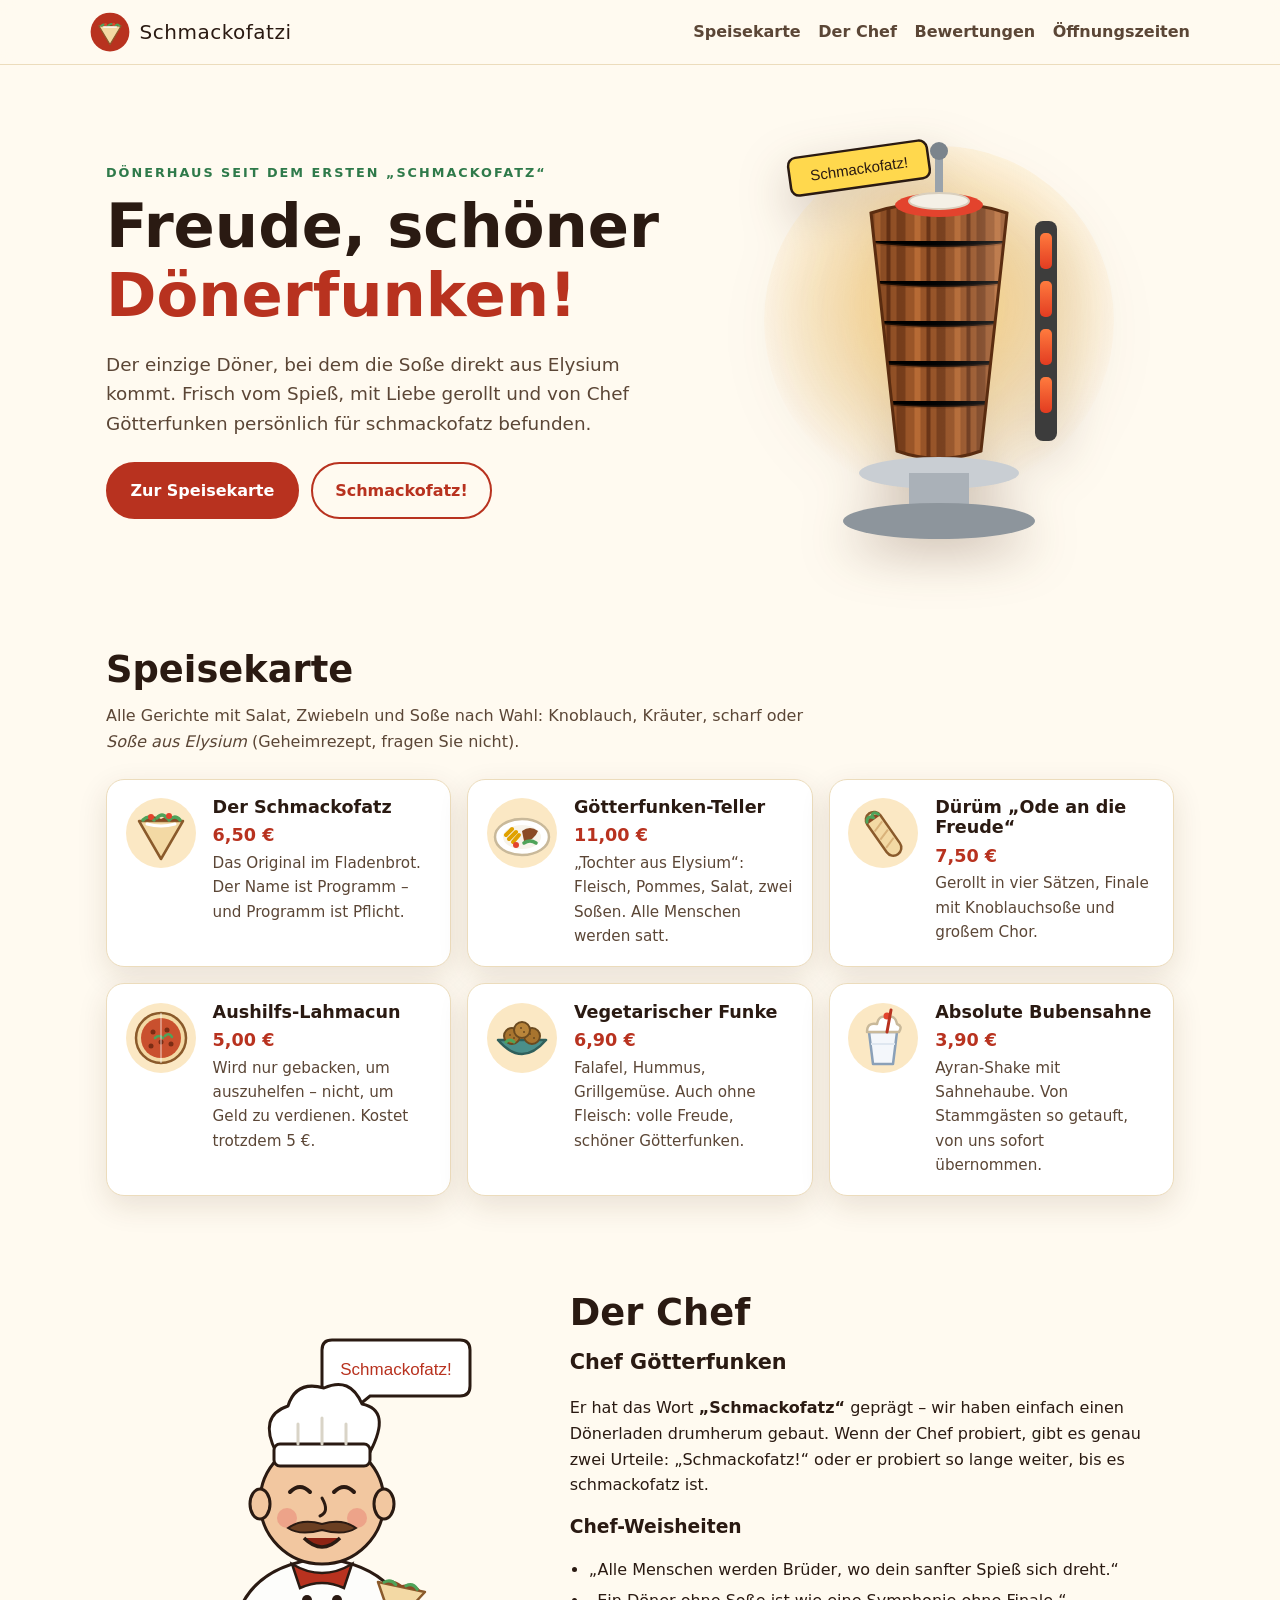
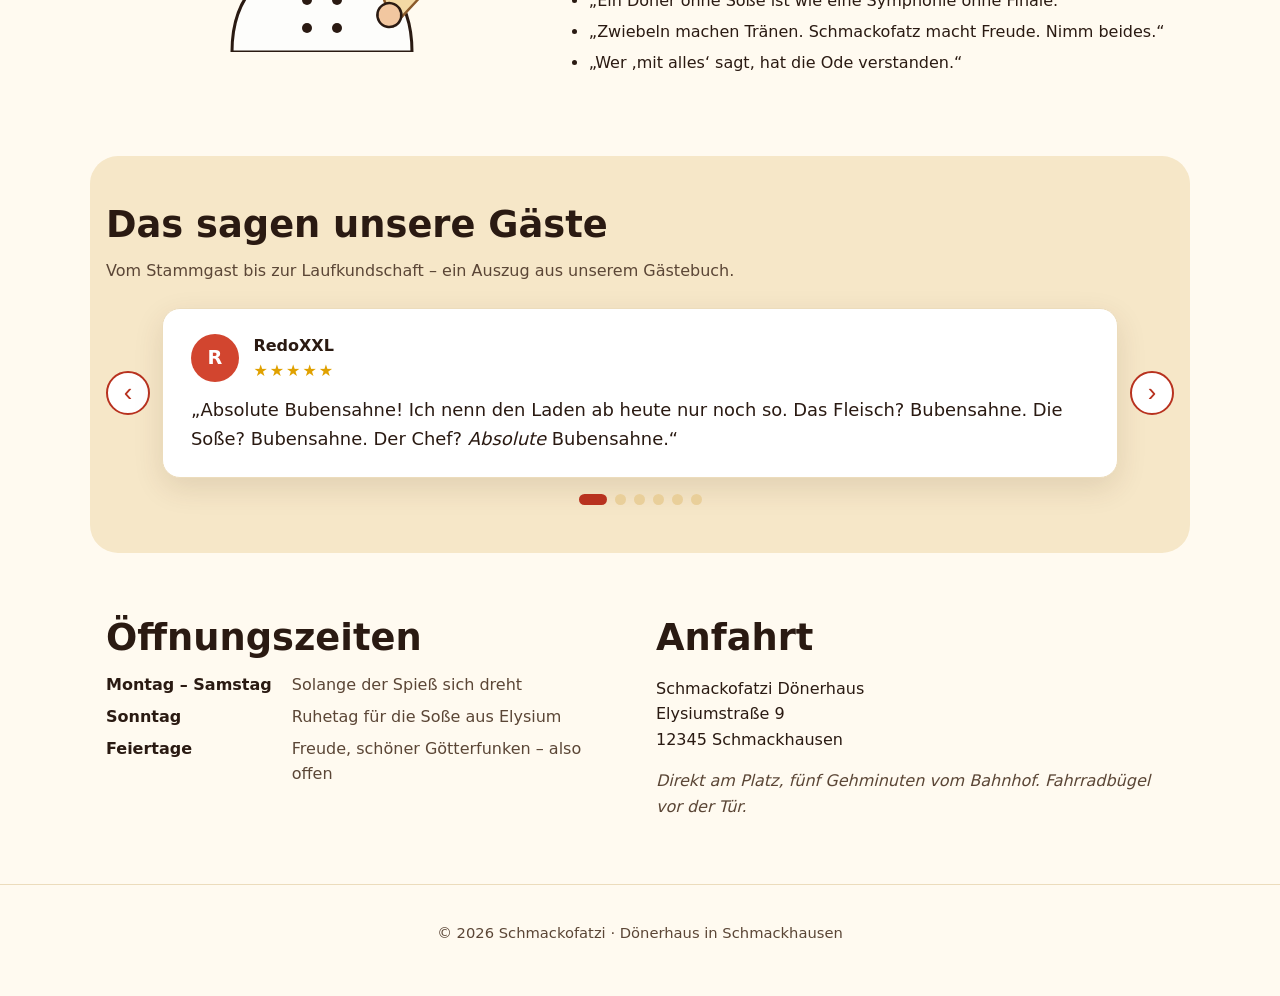
<file: index.html>
<!doctype html>
<html lang="de">
<head>
  <meta charset="utf-8">
  <meta name="viewport" content="width=device-width, initial-scale=1">
  <title>Schmackofatzi – Dönerhaus</title>
  <meta name="description" content="Schmackofatzi – das Dönerhaus. Freude, schöner Dönerfunken! Frisch vom Spieß, mit Liebe gerollt.">
  <meta name="robots" content="index, follow">
  <meta property="og:title" content="Schmackofatzi – Dönerhaus">
  <meta property="og:description" content="Freude, schöner Dönerfunken! Frisch vom Spieß, mit Liebe gerollt.">
  <meta property="og:image" content="https://schmackofatzi.de/img/doener-spiess.svg">
  <meta name="theme-color" content="#b8321f">
  <link rel="icon" href="img/logo.svg" type="image/svg+xml">
  <link rel="stylesheet" href="style.css">
</head>
<body>
  <header class="site-header">
    <a class="brand" href="#top" aria-label="Schmackofatzi – zur Startseite">
      <img src="img/logo.svg" alt="" width="40" height="40">
      <span>Schmackofatzi</span>
    </a>
    <nav class="main-nav" aria-label="Hauptmenü">
      <a href="#karte">Speisekarte</a>
      <a href="#chef">Der Chef</a>
      <a href="#bewertungen">Bewertungen</a>
      <a href="#zeiten">Öffnungszeiten</a>
    </nav>
  </header>

  <main id="top">
    <section class="hero">
      <div class="hero-text">
        <p class="eyebrow">Dönerhaus seit dem ersten „Schmackofatz“</p>
        <h1>Freude, schöner <span class="accent">Dönerfunken!</span></h1>
        <p class="lead">Der einzige Döner, bei dem die Soße direkt aus Elysium kommt. Frisch vom Spieß, mit Liebe gerollt und von Chef Götterfunken persönlich für schmackofatz befunden.</p>
        <div class="hero-actions">
          <a class="btn btn-primary" href="#karte">Zur Speisekarte</a>
          <button class="btn btn-ghost" type="button" id="schmackofatz-btn">Schmackofatz!</button>
        </div>
      </div>
      <div class="hero-art">
        <img src="img/doener-spiess.svg" alt="Gezeichneter Dönerspieß, der sich langsam dreht" width="360" height="440">
      </div>
    </section>

    <section id="karte" class="section">
      <h2>Speisekarte</h2>
      <p class="section-intro">Alle Gerichte mit Salat, Zwiebeln und Soße nach Wahl: Knoblauch, Kräuter, scharf oder <em>Soße aus Elysium</em> (Geheimrezept, fragen Sie nicht).</p>
      <div class="menu-grid">
        <article class="menu-item">
          <img src="img/doener.svg" alt="" width="72" height="72">
          <div>
            <h3>Der Schmackofatz <span class="price">6,50 €</span></h3>
            <p>Das Original im Fladenbrot. Der Name ist Programm – und Programm ist Pflicht.</p>
          </div>
        </article>
        <article class="menu-item">
          <img src="img/teller.svg" alt="" width="72" height="72">
          <div>
            <h3>Götterfunken-Teller <span class="price">11,00 €</span></h3>
            <p>„Tochter aus Elysium“: Fleisch, Pommes, Salat, zwei Soßen. Alle Menschen werden satt.</p>
          </div>
        </article>
        <article class="menu-item">
          <img src="img/duerum.svg" alt="" width="72" height="72">
          <div>
            <h3>Dürüm „Ode an die Freude“ <span class="price">7,50 €</span></h3>
            <p>Gerollt in vier Sätzen, Finale mit Knoblauchsoße und großem Chor.</p>
          </div>
        </article>
        <article class="menu-item">
          <img src="img/lahmacun.svg" alt="" width="72" height="72">
          <div>
            <h3>Aushilfs-Lahmacun <span class="price">5,00 €</span></h3>
            <p>Wird nur gebacken, um auszuhelfen – nicht, um Geld zu verdienen. Kostet trotzdem 5 €.</p>
          </div>
        </article>
        <article class="menu-item">
          <img src="img/falafel.svg" alt="" width="72" height="72">
          <div>
            <h3>Vegetarischer Funke <span class="price">6,90 €</span></h3>
            <p>Falafel, Hummus, Grillgemüse. Auch ohne Fleisch: volle Freude, schöner Götterfunken.</p>
          </div>
        </article>
        <article class="menu-item">
          <img src="img/shake.svg" alt="" width="72" height="72">
          <div>
            <h3>Absolute Bubensahne <span class="price">3,90 €</span></h3>
            <p>Ayran-Shake mit Sahnehaube. Von Stammgästen so getauft, von uns sofort übernommen.</p>
          </div>
        </article>
      </div>
    </section>

    <section id="chef" class="section chef">
      <div class="chef-art">
        <img src="img/chef.svg" alt="Gezeichneter Cartoon-Koch mit Kochmütze und Sprechblase „Schmackofatz!“" width="300" height="320">
      </div>
      <div class="chef-text">
        <h2>Der Chef</h2>
        <p class="chef-name">Chef Götterfunken</p>
        <p>Er hat das Wort <strong>„Schmackofatz“</strong> geprägt – wir haben einfach einen Dönerladen drumherum gebaut. Wenn der Chef probiert, gibt es genau zwei Urteile: „Schmackofatz!“ oder er probiert so lange weiter, bis es schmackofatz ist.</p>
        <h3>Chef-Weisheiten</h3>
        <ul class="wisdom">
          <li>„Alle Menschen werden Brüder, wo dein sanfter Spieß sich dreht.“</li>
          <li>„Ein Döner ohne Soße ist wie eine Symphonie ohne Finale.“</li>
          <li>„Zwiebeln machen Tränen. Schmackofatz macht Freude. Nimm beides.“</li>
          <li>„Wer ‚mit alles‘ sagt, hat die Ode verstanden.“</li>
        </ul>
      </div>
    </section>

    <section id="bewertungen" class="section reviews" aria-roledescription="Karussell" aria-label="Kundenbewertungen">
      <h2>Das sagen unsere Gäste</h2>
      <p class="section-intro">Vom Stammgast bis zur Laufkundschaft – ein Auszug aus unserem Gästebuch.</p>

      <div class="carousel">
        <button class="carousel-nav prev" type="button" aria-label="Vorherige Bewertung">‹</button>
        <div class="carousel-track" aria-live="polite">
          <figure class="review" data-active>
            <div class="review-head">
              <span class="avatar" style="--c:#d2452f">R</span>
              <div><figcaption>RedoXXL</figcaption><span class="stars" aria-label="5 von 5 Sternen">★★★★★</span></div>
            </div>
            <blockquote>„Absolute Bubensahne! Ich nenn den Laden ab heute nur noch so. Das Fleisch? Bubensahne. Die Soße? Bubensahne. Der Chef? <em>Absolute</em> Bubensahne.“</blockquote>
          </figure>
          <figure class="review">
            <div class="review-head">
              <span class="avatar" style="--c:#2f6fd2">A</span>
              <div><figcaption>ApoRed</figcaption><span class="stars" aria-label="5 von 5 Sternen">★★★★★</span></div>
            </div>
            <blockquote>„Ich hab hier schon mal gekellnert – aber nur um auszuhelfen, nicht um Geld zu verdienen. Das Trinkgeld hab ich direkt in Baklava reinvestiert. Nachhaltig.“</blockquote>
          </figure>
          <figure class="review">
            <div class="review-head">
              <span class="avatar" style="--c:#8a4fbf">G</span>
              <div><figcaption>Oma Gerda, 82</figcaption><span class="stars" aria-label="5 von 5 Sternen">★★★★★</span></div>
            </div>
            <blockquote>„Der nette junge Mann sagt ständig ‚Schmackofatz‘. Ich weiß nicht, was das heißt. Aber genau so schmeckt es.“</blockquote>
          </figure>
          <figure class="review">
            <div class="review-head">
              <span class="avatar" style="--c:#2f9a5b">K</span>
              <div><figcaption>Kevin, Nachtschicht</figcaption><span class="stars" aria-label="4 von 5 Sternen">★★★★☆</span></div>
            </div>
            <blockquote>„Um drei Uhr nachts der einzige Lichtblick. Ein Stern Abzug, weil die Soße aus Elysium schon wieder aus war.“</blockquote>
          </figure>
          <figure class="review">
            <div class="review-head">
              <span class="avatar" style="--c:#c9861a">D</span>
              <div><figcaption>Dr. Dieter Dürüm, Soßen-Sommelier</figcaption><span class="stars" aria-label="5 von 5 Sternen">★★★★★</span></div>
            </div>
            <blockquote>„Knoblauchsoße mit langem Abgang, zarte Kräuternote, im Finale ein ganzer Chor. Ich höre die Neunte. Mit alles.“</blockquote>
          </figure>
          <figure class="review">
            <div class="review-head">
              <span class="avatar" style="--c:#4a8f8a">V</span>
              <div><figcaption>Vincent, Vegetarier</figcaption><span class="stars" aria-label="5 von 5 Sternen">★★★★★</span></div>
            </div>
            <blockquote>„Der Vegetarische Funke ist top. Ich hab gefragt, ob der Falafel frisch ist. Er hat ‚Schmackofatz‘ gesagt. Ich nehm das als Ja.“</blockquote>
          </figure>
        </div>
        <button class="carousel-nav next" type="button" aria-label="Nächste Bewertung">›</button>
      </div>
      <div class="carousel-dots" role="tablist" aria-label="Bewertung auswählen"></div>
    </section>

    <section id="zeiten" class="section hours">
      <div>
        <h2>Öffnungszeiten</h2>
        <dl class="hours-list">
          <dt>Montag – Samstag</dt><dd>Solange der Spieß sich dreht</dd>
          <dt>Sonntag</dt><dd>Ruhetag für die Soße aus Elysium</dd>
          <dt>Feiertage</dt><dd>Freude, schöner Götterfunken – also offen</dd>
        </dl>
      </div>
      <div>
        <h2>Anfahrt</h2>
        <p>Schmackofatzi Dönerhaus<br>Elysiumstraße 9<br>12345 Schmackhausen</p>
        <p class="muted">Direkt am Platz, fünf Gehminuten vom Bahnhof. Fahrradbügel vor der Tür.</p>
      </div>
    </section>
  </main>

  <footer class="site-footer">
    <p>© <span id="year">2026</span> Schmackofatzi · Dönerhaus in Schmackhausen</p>
  </footer>

  <div class="funken" aria-hidden="true"></div>
  <script src="script.js" defer></script>
</body>
</html>
</file>
<file: style.css>
/* Schmackofatzi – Dönerhaus
   Keine externen Fonts/Skripte: nur Systemschriften, keine Cookies, kein Tracking. */

:root {
  --tomato: #b8321f;
  --tomato-dark: #8e2414;
  --bread: #f6e7c8;
  --bread-dark: #e9cf9a;
  --herb: #2f7a4a;
  --ink: #2a1a12;
  --ink-soft: #5b4636;
  --paper: #fffaf0;
  --card: #ffffff;
  --line: #ecdcbc;
  --shadow: 0 10px 30px rgba(74, 38, 16, .12);
  --radius: 18px;
  --maxw: 1100px;
  --font: ui-rounded, "SF Pro Rounded", system-ui, -apple-system, "Segoe UI", Roboto, "Helvetica Neue", Arial, sans-serif;
  --font-display: "Arial Black", "Helvetica Neue", Impact, system-ui, sans-serif;
}

@media (prefers-color-scheme: dark) {
  :root {
    --bread: #3a2a1d;
    --bread-dark: #4a3625;
    --ink: #f7ead6;
    --ink-soft: #d7c3a8;
    --paper: #1f1610;
    --card: #2a1f17;
    --line: #4a3727;
    --shadow: 0 10px 30px rgba(0, 0, 0, .35);
  }
}

* { box-sizing: border-box; }
html { scroll-behavior: smooth; }
body {
  margin: 0;
  font-family: var(--font);
  color: var(--ink);
  background: var(--paper);
  line-height: 1.6;
  -webkit-font-smoothing: antialiased;
}
img { max-width: 100%; height: auto; display: block; }
a { color: var(--tomato); }
@media (prefers-color-scheme: dark) { a { color: #ff8a6b; } }

/* Kopfzeile */
.site-header {
  position: sticky; top: 0; z-index: 10;
  display: flex; align-items: center; justify-content: space-between; gap: 1rem;
  padding: .75rem max(1rem, calc((100% - var(--maxw)) / 2));
  background: color-mix(in srgb, var(--paper) 88%, transparent);
  backdrop-filter: blur(8px);
  border-bottom: 1px solid var(--line);
}
.brand { display: flex; align-items: center; gap: .6rem; text-decoration: none; color: var(--ink); }
.brand span { font-family: var(--font-display); font-size: 1.25rem; letter-spacing: .5px; }
.main-nav { display: flex; gap: 1.1rem; flex-wrap: wrap; }
.main-nav a { color: var(--ink-soft); text-decoration: none; font-weight: 600; }
.main-nav a:hover { color: var(--tomato); }

/* Hero */
.hero {
  max-width: var(--maxw); margin: 0 auto;
  display: grid; grid-template-columns: 1.2fr 1fr; gap: 2rem; align-items: center;
  padding: 3.5rem 1rem 2.5rem;
}
.eyebrow { text-transform: uppercase; letter-spacing: 2px; font-size: .8rem; color: var(--herb); font-weight: 800; margin: 0 0 .5rem; }
h1, h2, h3 { line-height: 1.15; }
h1 { font-family: var(--font-display); font-size: clamp(2.2rem, 5vw, 3.8rem); margin: 0 0 1rem; }
h2 { font-family: var(--font-display); font-size: clamp(1.6rem, 3vw, 2.3rem); margin: 0 0 .75rem; }
.accent { color: var(--tomato); }
.lead { font-size: 1.15rem; color: var(--ink-soft); max-width: 36rem; }
.hero-actions { display: flex; gap: .75rem; flex-wrap: wrap; margin-top: 1.5rem; }
.btn {
  display: inline-block; font: inherit; font-weight: 800; cursor: pointer;
  padding: .85rem 1.4rem; border-radius: 999px; text-decoration: none;
  border: 2px solid var(--tomato); transition: transform .15s ease, background .15s ease;
}
.btn:hover { transform: translateY(-2px); }
.btn-primary { background: var(--tomato); color: #fff; }
.btn-primary:hover { background: var(--tomato-dark); }
.btn-ghost { background: transparent; color: var(--tomato); }
@media (prefers-color-scheme: dark) { .btn-ghost { color: #ff8a6b; border-color: #ff8a6b; } }
.hero-art { display: flex; justify-content: center; }
.hero-art img { width: min(360px, 80%); filter: drop-shadow(0 18px 24px rgba(74, 38, 16, .25)); }

/* Abschnitte */
.section { max-width: var(--maxw); margin: 0 auto; padding: 3rem 1rem; scroll-margin-top: 72px; }
.section-intro { color: var(--ink-soft); max-width: 46rem; margin-top: 0; }

/* Speisekarte */
.menu-grid {
  display: grid; grid-template-columns: repeat(auto-fill, minmax(300px, 1fr)); gap: 1rem; margin-top: 1.5rem;
}
.menu-item {
  display: grid; grid-template-columns: 72px 1fr; gap: 1rem; align-items: start;
  background: var(--card); border: 1px solid var(--line); border-radius: var(--radius);
  padding: 1.1rem; box-shadow: var(--shadow);
}
.menu-item h3 { margin: 0 0 .35rem; font-size: 1.1rem; display: flex; justify-content: space-between; gap: .5rem; flex-wrap: wrap; }
.menu-item p { margin: 0; color: var(--ink-soft); font-size: .95rem; }
.price { color: var(--tomato); white-space: nowrap; }
@media (prefers-color-scheme: dark) { .price { color: #ff8a6b; } }

/* Chef */
.chef { display: grid; grid-template-columns: 1fr 1.4fr; gap: 2rem; align-items: center; }
.chef-art { display: flex; justify-content: center; }
.chef-art img { width: min(300px, 80%); cursor: pointer; }
.chef-name { font-size: 1.3rem; font-weight: 800; margin: 0 0 .75rem; }
.wisdom { padding-left: 1.2rem; }
.wisdom li { margin: .35rem 0; }
.chef h3 small { font-weight: 400; color: var(--ink-soft); font-size: .8em; }

/* Bewertungen / Karussell */
.reviews { background: var(--bread); border-radius: 28px; margin-top: 1rem; margin-bottom: 1rem; overflow: hidden; }
.carousel { display: grid; grid-template-columns: auto 1fr auto; align-items: center; gap: .75rem; margin-top: 1.5rem; }
.carousel-track { display: grid; }
.review {
  grid-area: 1 / 1; margin: 0;
  background: var(--card); border-radius: var(--radius); box-shadow: var(--shadow);
  padding: 1.5rem 1.75rem; border: 1px solid var(--line);
  opacity: 0; transform: translateX(24px) scale(.98); pointer-events: none;
  transition: opacity .5s ease, transform .5s ease;
}
.review[data-active] { opacity: 1; transform: none; pointer-events: auto; }
.review-head { display: flex; align-items: center; gap: .9rem; margin-bottom: .75rem; }
.review figcaption { font-weight: 800; }
.avatar {
  flex: none; width: 48px; height: 48px; border-radius: 50%;
  display: grid; place-items: center; color: #fff; font-weight: 900; font-size: 1.2rem;
  background: var(--c, var(--tomato));
}
.stars { color: #e0a100; letter-spacing: 2px; }
.review blockquote { margin: 0; font-size: 1.12rem; }
.carousel-nav {
  width: 44px; height: 44px; border-radius: 50%; border: 2px solid var(--tomato);
  background: var(--card); color: var(--tomato); font-size: 1.6rem; line-height: 1; cursor: pointer;
}
.carousel-nav:hover { background: var(--tomato); color: #fff; }
.carousel-dots { display: flex; justify-content: center; gap: .5rem; margin-top: 1rem; }
.carousel-dots button {
  width: 11px; height: 11px; border-radius: 50%; border: 0; padding: 0; cursor: pointer;
  background: var(--bread-dark);
}
.carousel-dots button[aria-selected="true"] { background: var(--tomato); width: 28px; border-radius: 6px; }

/* Öffnungszeiten */
.hours { display: grid; grid-template-columns: 1fr 1fr; gap: 2rem; }
.hours-list { display: grid; grid-template-columns: auto 1fr; gap: .4rem 1.25rem; margin: 0; }
.hours-list dt { font-weight: 800; }
.hours-list dd { margin: 0; color: var(--ink-soft); }
.muted { color: var(--ink-soft); font-style: italic; }

/* Fußzeile */
.site-footer {
  text-align: center; padding: 2rem 1rem 3rem; color: var(--ink-soft);
  border-top: 1px solid var(--line); font-size: .92rem;
}
.site-footer p { margin: .25rem 0; }

/* Döner-Regen beim Klick auf „Schmackofatz!“ */
.funken { position: fixed; inset: 0; pointer-events: none; overflow: hidden; z-index: 50; }
.funke { position: absolute; top: -3rem; font-size: 2rem; animation: fallen linear forwards; }
@keyframes fallen { to { transform: translateY(110vh) rotate(540deg); } }

/* Mobil */
@media (max-width: 800px) {
  .hero, .chef, .hours { grid-template-columns: 1fr; }
  .hero { padding-top: 2rem; text-align: left; }
  .hero-art { order: -1; }
  .hero-art img { width: min(240px, 60%); }
  .main-nav { display: none; }
  .carousel { grid-template-columns: 1fr; }
  .carousel-nav { display: none; }
}

@media (prefers-reduced-motion: reduce) {
  html { scroll-behavior: auto; }
  .review, .btn { transition: none; }
}
</file>
